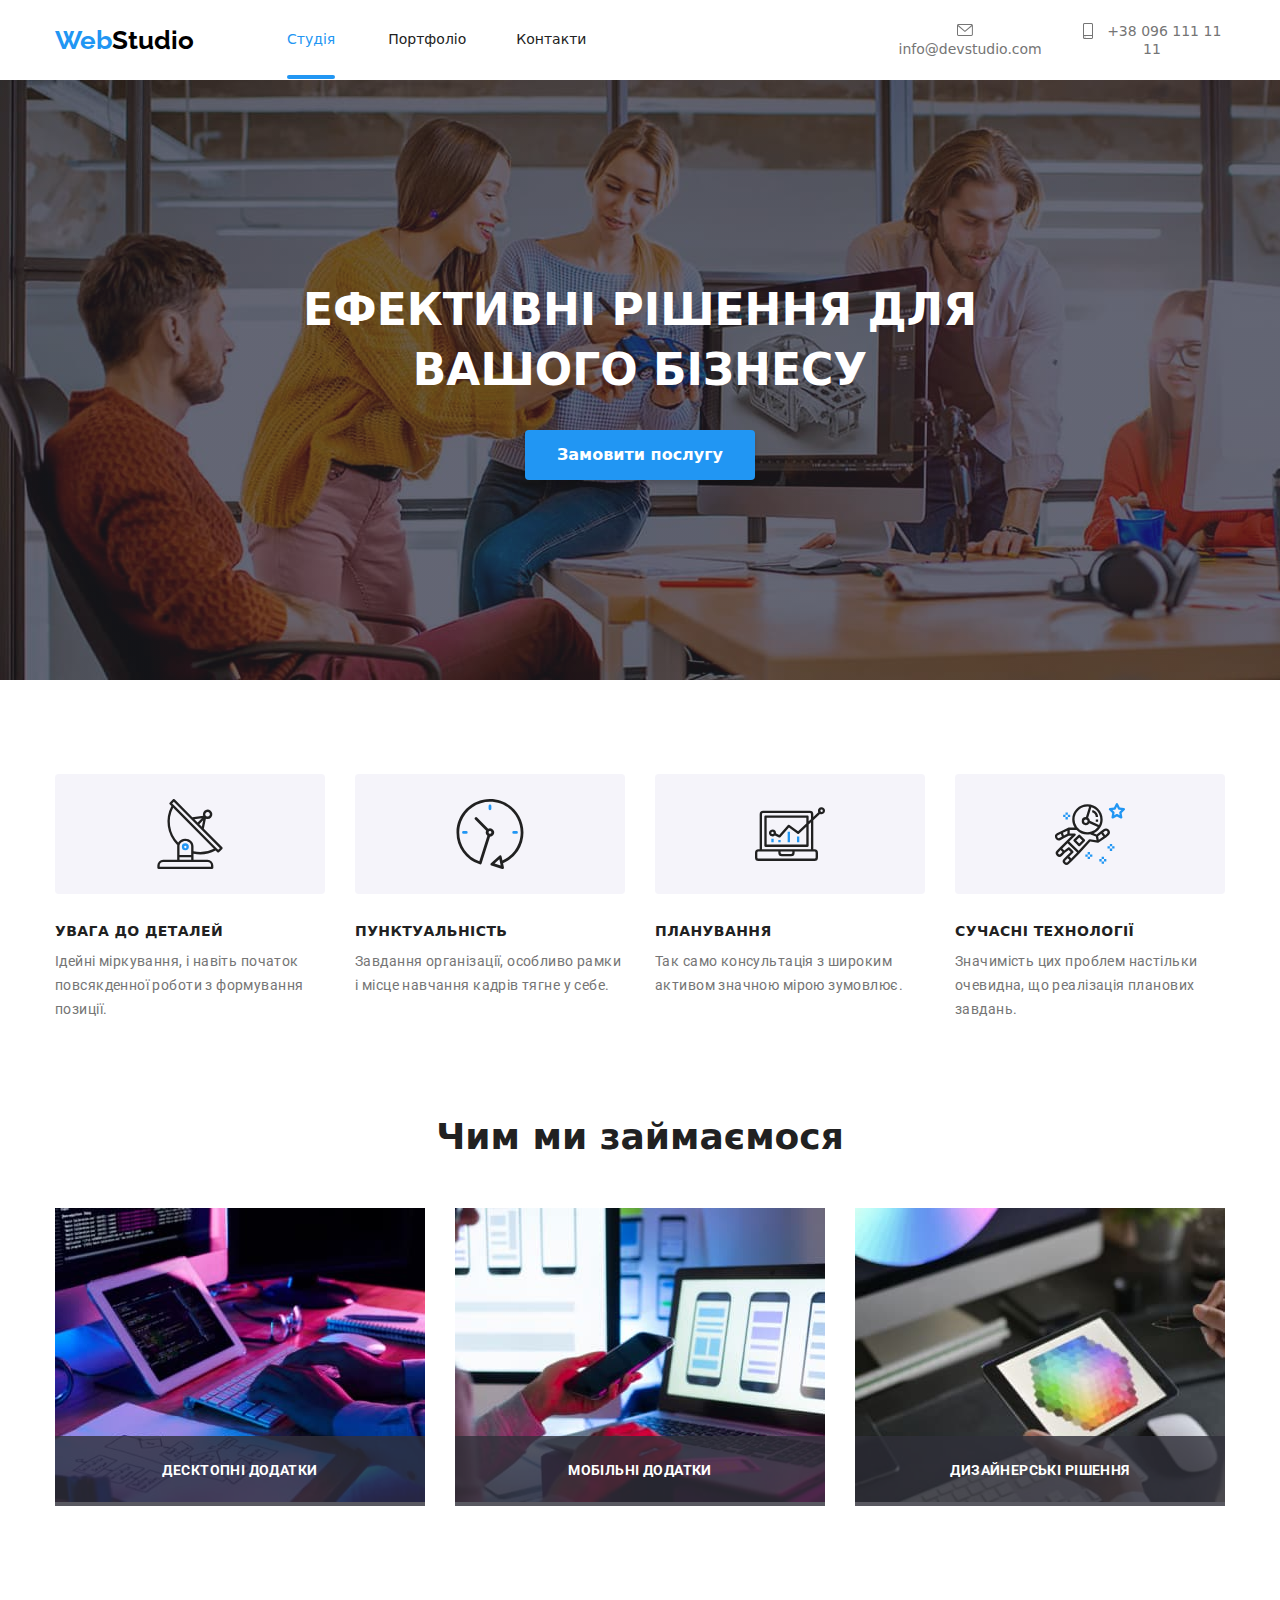
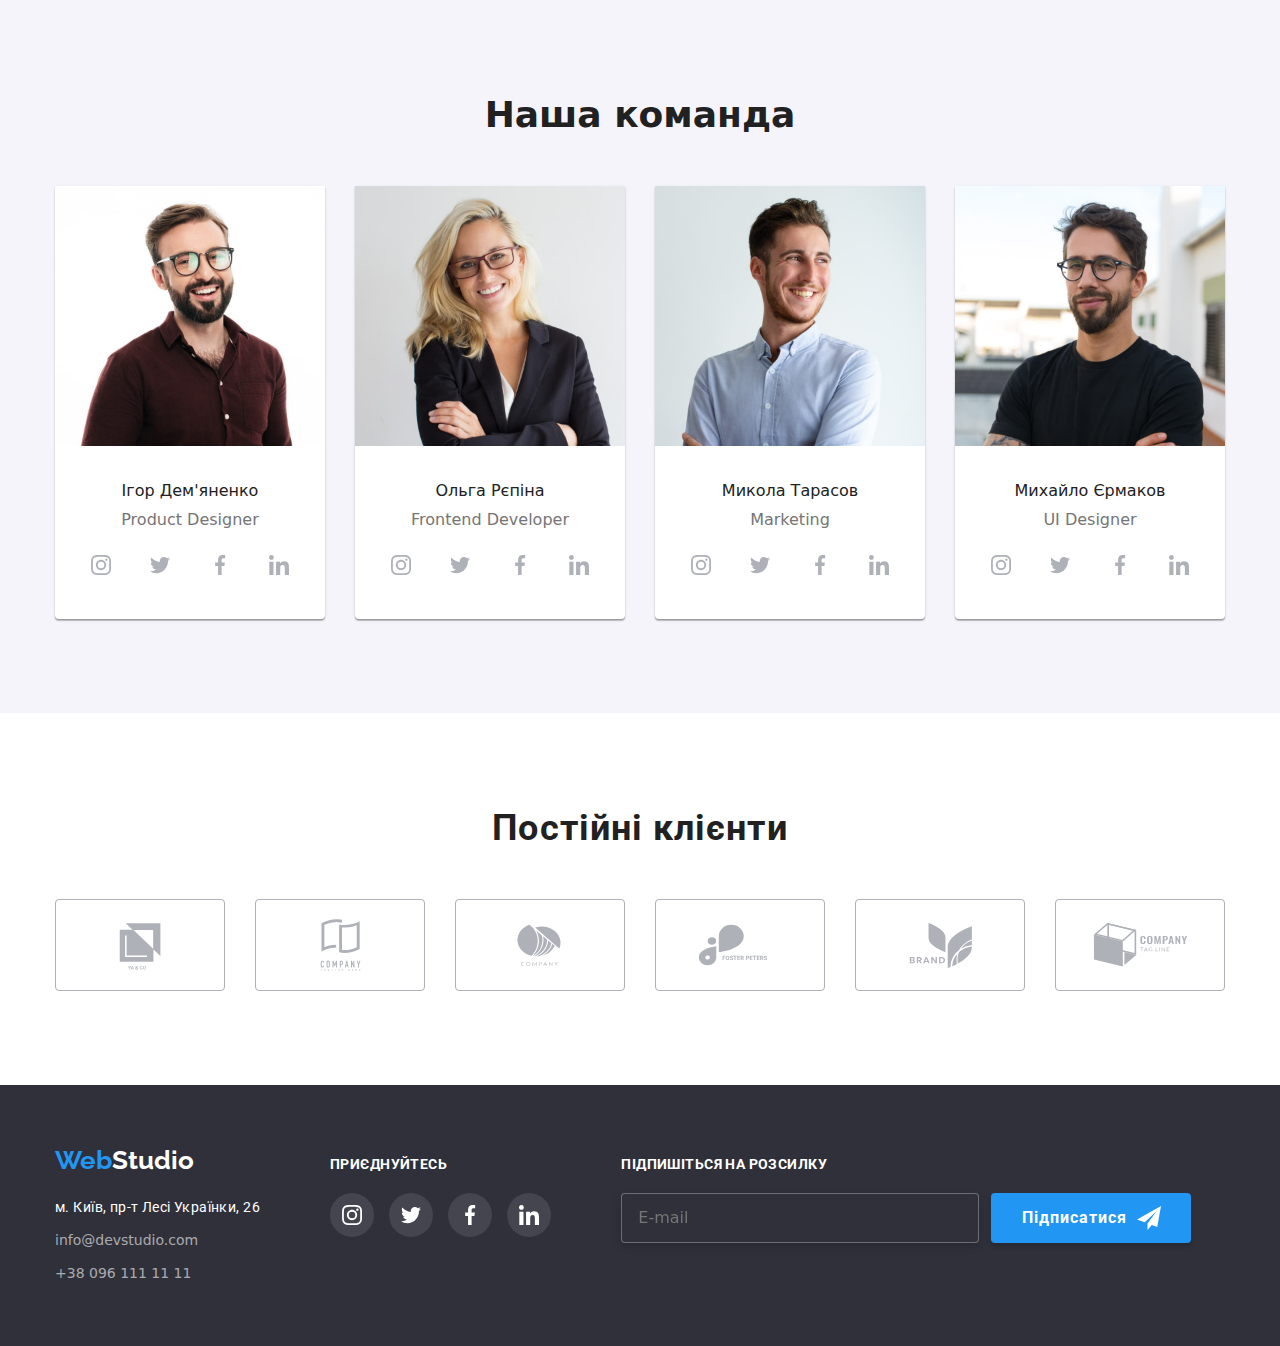
<file: index.html>
<!DOCTYPE html>
<html lang="uk">
  <head>
    <meta charset="UTF-8" />
    <title>Студія</title>

    <link rel="preconnect" href="https://fonts.googleapis.com" />
    <link rel="preconnect" href="https://fonts.gstatic.com" crossorigin />
    <link
      href="https://fonts.googleapis.com/css2?family=Raleway:wght@700&family=Roboto:wght@400;500;700;900&display=swap"
      rel="stylesheet"
    />
    <link
      rel="stylesheet"
      href="https://cdnjs.cloudflare.com/ajax/libs/modern-normalize/1.1.0/modern-normalize.min.css"
    />
    <link rel="stylesheet" href="./css/main.min.css" />
  </head>
  <body class="page">
    <!-- HEADER -->
    <header class="header">
      <div class="container container__header">
        <a class="logo" href="./index.html"
          >Web<span class="logo__label">Studio</span>
        </a>

        <nav class="main-nav">
          <ul class="main-nav__list">
            <li class="main-nav__item main-nav__item--margin">
              <a
                href="./index.html"
                class="main-nav__link main-nav__link--current"
                >Студія</a
              >
            </li>
            <li class="main-nav__item">
              <a class="main-nav__link" href="./portfolio.html">Портфоліо</a>
            </li>
            <li class="main-nav__item">
              <a class="main-nav__link" href="#">Контакти</a>
            </li>
          </ul>
        </nav>

        <ul class="contacts">
          <li class="contacts__item">
            <a class="contacts__link" href="mailto:info@devstudio.com">
              <svg class="contacts__icon contacts__icon--mail">
                <use href="./images/icons.svg#mail"></use>
              </svg>
              info@devstudio.com
            </a>
          </li>
          <li class="contacts__item">
            <a class="contacts__link" href="tel:+380961111111">
              <svg class="contacts__icon contacts__icon--phone">
                <use href="./images/icons.svg#phone"></use>
              </svg>
              +38 096 111 11 11
            </a>
          </li>
        </ul>
      </div>
    </header>
    <main>
      <!-- SECTION OF CAP -->
      <section class="section-cap">
        <div class="section-cap__container container">
          <h1 class="section-cap__title">
            Ефективні рішення для вашого бізнесу
          </h1>
          <button data-modal-open class="section-cap__button" type="button">
            Замовити послугу
          </button>
        </div>
      </section>
      <!-- SECTION OF FEATURES -->
      <section class="section-features">
        <div class="section-features__center container">
          <h2 class="section-features__titleof">Особливості</h2>
          <ul class="section-features__list">
            <li class="section-features__item">
              <h3 class="section-features__title">УВАГА ДО ДЕТАЛЕЙ</h3>
              <p class="section-features__text">
                Ідейні міркування, і навіть початок повсякденної роботи з
                формування позиції.
              </p>
            </li>
            <li class="section-features__item">
              <h3 class="section-features__title">ПУНКТУАЛЬНІСТЬ</h3>
              <p class="section-features__text">
                Завдання організації, особливо рамки і місце навчання кадрів
                тягне у себе.
              </p>
            </li>
            <li class="section-features__item">
              <h3 class="section-features__title">ПЛАНУВАННЯ</h3>
              <p class="section-features__text">
                Так само консультація з широким активом значною мірою зумовлює.
              </p>
            </li>
            <li class="section-features__item">
              <h3 class="section-features__title">СУЧАСНІ ТЕХНОЛОГІЇ</h3>
              <p class="section-features__text">
                Значимість цих проблем настільки очевидна, що реалізація
                планових завдань.
              </p>
            </li>
          </ul>
        </div>
      </section>
      <!-- SECTION OF WORK-->
      <section class="section-work">
        <div class="section-work__center container">
          <h2 class="section-work__title">Чим ми займаємося</h2>
          <ul class="section-work__list">
            <li class="section-work__item">
              <img src="./images/img1.jpg" alt="Пишемо коди" width="370" />
            </li>
            <li class="section-work__item">
              <img src="./images/img2.jpg" alt="Сторюємо додатки" width="370" />
            </li>
            <li class="section-work__item">
              <img src="./images/img3.jpg" alt="Робимо дизайн" width="370" />
            </li>
          </ul>
        </div>
      </section>
      <!-- SECTION OF TEAM-->
      <section class="section-team">
        <div class="section-team__center container">
          <h2 class="section-team__title">Наша команда</h2>
          <ul class="section-team__list">
            <li class="section-team__item">
              <img
                class="section-team__img"
                src="./images/foto1.jpg"
                alt="Ігор Дем'яненко"
                width="270"
              />
              <h3 class="section-team__name">Ігор Дем'яненко</h3>
              <p class="section-team__text">Product Designer</p>

              <a
                class="social-links"
                href="https://www.instagram.com/"
                target="_blank"
              >
                <svg class="instagram">
                  <use href="./images/icons.svg#instagram"></use>
                </svg>
              </a>
              <a
                class="social-links"
                href="https://twitter.com/"
                target="_blank"
              >
                <svg class="twitter">
                  <use href="./images/icons.svg#twitter"></use>
                </svg>
              </a>
              <a
                class="social-links"
                href="https://www.facebook.com/"
                target="_blank"
              >
                <svg class="facebook">
                  <use href="./images/icons.svg#facebook"></use>
                </svg>
              </a>
              <a
                class="social-links"
                href="https://www.linkedin.com/"
                target="_blank"
              >
                <svg class="linkedin">
                  <use href="./images/icons.svg#linkedin"></use>
                </svg>
              </a>
            </li>
            <li class="section-team__item">
              <img
                class="section-team__img"
                src="./images/foto2.jpg"
                alt="Ольга Рєпіна"
                width="270"
              />
              <h3 class="section-team__name">Ольга Рєпіна</h3>
              <p class="section-team__text">Frontend Developer</p>
              <a
                class="social-links"
                href="https://www.instagram.com/"
                target="_blank"
              >
                <svg class="instagram">
                  <use href="./images/icons.svg#instagram"></use>
                </svg>
              </a>
              <a
                class="social-links"
                href="https://twitter.com/"
                target="_blank"
              >
                <svg class="twitter">
                  <use href="./images/icons.svg#twitter"></use>
                </svg>
              </a>
              <a
                class="social-links"
                href="https://www.facebook.com/"
                target="_blank"
              >
                <svg class="facebook">
                  <use href="./images/icons.svg#facebook"></use>
                </svg>
              </a>
              <a
                class="social-links"
                href="https://www.linkedin.com/"
                target="_blank"
              >
                <svg class="linkedin">
                  <use href="./images/icons.svg#linkedin"></use>
                </svg>
              </a>
            </li>
            <li class="section-team__item">
              <img
                class="section-team__img"
                src="./images/foto3.jpg"
                alt="Микола Тарасов"
                width="270"
              />
              <h3 class="section-team__name">Микола Тарасов</h3>
              <p class="section-team__text">Marketing</p>
              <a
                class="social-links"
                href="https://www.instagram.com/"
                target="_blank"
              >
                <svg class="instagram">
                  <use href="./images/icons.svg#instagram"></use>
                </svg>
              </a>
              <a
                class="social-links"
                href="https://twitter.com/"
                target="_blank"
              >
                <svg class="twitter">
                  <use href="./images/icons.svg#twitter"></use>
                </svg>
              </a>
              <a
                class="social-links"
                href="https://www.facebook.com/"
                target="_blank"
              >
                <svg class="facebook">
                  <use href="./images/icons.svg#facebook"></use>
                </svg>
              </a>
              <a
                class="social-links"
                href="https://www.linkedin.com/"
                target="_blank"
              >
                <svg class="linkedin">
                  <use href="./images/icons.svg#linkedin"></use>
                </svg>
              </a>
            </li>
            <li class="section-team__item">
              <img
                class="section-team__img"
                src="./images/foto4.jpg"
                alt="Михайло Єрмаков"
                width="270"
              />
              <h3 class="section-team__name">Михайло Єрмаков</h3>
              <p class="section-team__text">UI Designer</p>
              <a
                class="social-links"
                href="https://www.instagram.com/"
                target="_blank"
              >
                <svg class="instagram">
                  <use href="./images/icons.svg#instagram"></use>
                </svg>
              </a>
              <a
                class="social-links"
                href="https://twitter.com/"
                target="_blank"
              >
                <svg class="twitter">
                  <use href="./images/icons.svg#twitter"></use>
                </svg>
              </a>
              <a
                class="social-links"
                href="https://www.facebook.com/"
                target="_blank"
              >
                <svg class="facebook">
                  <use href="./images/icons.svg#facebook"></use>
                </svg>
              </a>
              <a
                class="social-links"
                href="https://www.linkedin.com/"
                target="_blank"
              >
                <svg class="linkedin">
                  <use href="./images/icons.svg#linkedin"></use>
                </svg>
              </a>
            </li>
          </ul>
        </div>
      </section>
      <!-- SECTION OF CUSTOMERS -->
      <section class="section-customers">
        <div class="section-customers__center container">
          <h2 class="section-customers__title">Постійні клієнти</h2>
          <ul class="section-customers__list">
            <li class="section-customers__item">
              <a class="section-customers__url" href="./index.html">
                <svg class="section-customers__icon">
                  <use href="./images/icons.svg#icon-Logo"></use>
                </svg>
              </a>
            </li>
            <li class="section-customers__item">
              <a class="section-customers__url" href="./index.html">
                <svg class="section-customers__icon">
                  <use href="./images/icons.svg#icon-Logo-1"></use>
                </svg>
              </a>
            </li>
            <li class="section-customers__item">
              <a class="section-customers__url" href="./index.html">
                <svg class="section-customers__icon">
                  <use href="./images/icons.svg#icon-Logo-2"></use>
                </svg>
              </a>
            </li>
            <li class="section-customers__item">
              <a class="section-customers__url" href="./index.html">
                <svg class="section-customers__icon">
                  <use href="./images/icons.svg#icon-Logo-3"></use>
                </svg>
              </a>
            </li>
            <li class="section-customers__item">
              <a class="section-customers__url" href="./index.html">
                <svg class="section-customers__icon">
                  <use href="./images/icons.svg#icon-Logo-4"></use>
                </svg>
              </a>
            </li>
            <li class="section-customers__item">
              <a class="section-customers__url" href="./index.html">
                <svg class="section-customers__icon">
                  <use href="./images/icons.svg#icon-Logo-5"></use>
                </svg>
              </a>
            </li>
          </ul>
        </div>
      </section>
    </main>
    <!-- FOOTER -->
    <footer class="footer">
      <div class="footer-block container">
        <div class="footer-address">
          <a class="logo footer-logo" href="./index.html"
            >Web<span class="logo__label">Studio</span>
          </a>

          <address class="footer-contacts">
            <ul class="footer-contacts__list">
              <li class="footer-contacts__item">
                <a
                  class="footer-contacts__map"
                  href="https://www.google.com.ua/maps"
                  target="_blank"
                  rel="noopener noreferrer"
                  >м. Київ, пр-т Лесі Українки, 26
                </a>
              </li>
              <li class="footer-contacts__item">
                <a
                  class="footer-contacts__link"
                  href="mailto:info@devstudio.com"
                  >info@devstudio.com</a
                >
              </li>
              <li class="footer-contacts__item">
                <a class="footer-contacts__link" href="tel:+380961111111"
                  >+38 096 111 11 11</a
                >
              </li>
            </ul>
          </address>
        </div>

        <div class="footer-links">
          <p class="footer-links__text">ПРИЄДНУЙТЕСЬ</p>

          <a
            class="footer-links__url"
            href="https://www.instagram.com/"
            target="_blank"
          >
            <svg class="instagram-one">
              <use href="./images/icons.svg#instagram"></use>
            </svg>
          </a>
          <a
            class="footer-links__url"
            href="https://twitter.com/"
            target="_blank"
          >
            <svg class="twitter-one">
              <use href="./images/icons.svg#twitter"></use>
            </svg>
          </a>
          <a
            class="footer-links__url"
            href="https://www.facebook.com/"
            target="_blank"
          >
            <svg class="facebook-one">
              <use href="./images/icons.svg#facebook"></use>
            </svg>
          </a>
          <a
            class="footer-links__url"
            href="https://www.linkedin.com/"
            target="_blank"
          >
            <svg class="linkedin-one">
              <use href="./images/icons.svg#linkedin"></use>
            </svg>
          </a>
        </div>

        <div class="footer-subscribe">
          <form class="footer-subscribe__form">
            <p class="footer-subscribe__text">Підпишіться на розсилку</p>
            <div class="footer-subscribe__flex">
              <input
                class="footer-subscribe__input"
                type="email"
                name="email"
                placeholder="E-mail"
              />
              <button class="footer-subscribe__button" type="submit">
                Підписатися
                <svg class="footer-subscribe__icon">
                  <use href="./images/icons.svg#icon-send"></use>
                </svg>
              </button>
            </div>
          </form>
        </div>
      </div>
    </footer>
    <!-- MODAL WINDOW -->
    <div class="backdrop is-hidden" data-modal>
      <div class="modal">
        <button data-modal-close class="close-form">
          <svg class="icon-close-black">
            <use href="./images/icons.svg#icon-close-black"></use>
          </svg>
        </button>
        <form class="js-speaker-form" autocomplete="off">
          <p class="form-title">Залиште свої дані, ми вам передзвонимо</p>
          <div class="form-field">
            <label for="name">Ім'я </label
            ><svg class="icon-person">
              <use href="./images/icons.svg#icon-person"></use>
            </svg>
            <input type="text" name="name" id="name" />
          </div>

          <div class="form-field">
            <label for="tel">Телефон</label>
            <svg class="icon-phone">
              <use href="./images/icons.svg#icon-phone"></use>
            </svg>
            <input type="tel" name="tel" id="tel" />
          </div>

          <div class="form-field">
            <label for="email">Пошта</label>
            <svg class="icon-email">
              <use href="./images/icons.svg#icon-email"></use>
            </svg>
            <input type="email" name="email" id="email" />
          </div>
          <div class="form-field comment">
            <label for="comment">Коментар</label>
            <textarea
              name="comment"
              id="comment"
              rows="8"
              placeholder="Введіть текст"
            ></textarea>
          </div>
          <div class="form-policy">
            <label for="policy"
              >Погоджуюся з розсилкою та приймаю
              <a class="url-policy" href="#">Умови договору</a>
              <input
                class="checkbox"
                type="checkbox"
                name="policy"
                id="policy"
              />
              <span class="icon-check"></span>
            </label>
          </div>
          <button class="button-submit" type="submit">Відправити</button>
        </form>
      </div>
    </div>

    <script>
      (() => {
        document
          .querySelector(".js-speaker-form")
          .addEventListener("submit", (e) => {
            e.preventDefault();

            new FormData(e.currentTarget).forEach((value, name) =>
              console.log(`${name}: ${value}`)
            );
          });
      })();
    </script>
    <script src="./js/modal.js"></script>
  </body>
</html>
</file>
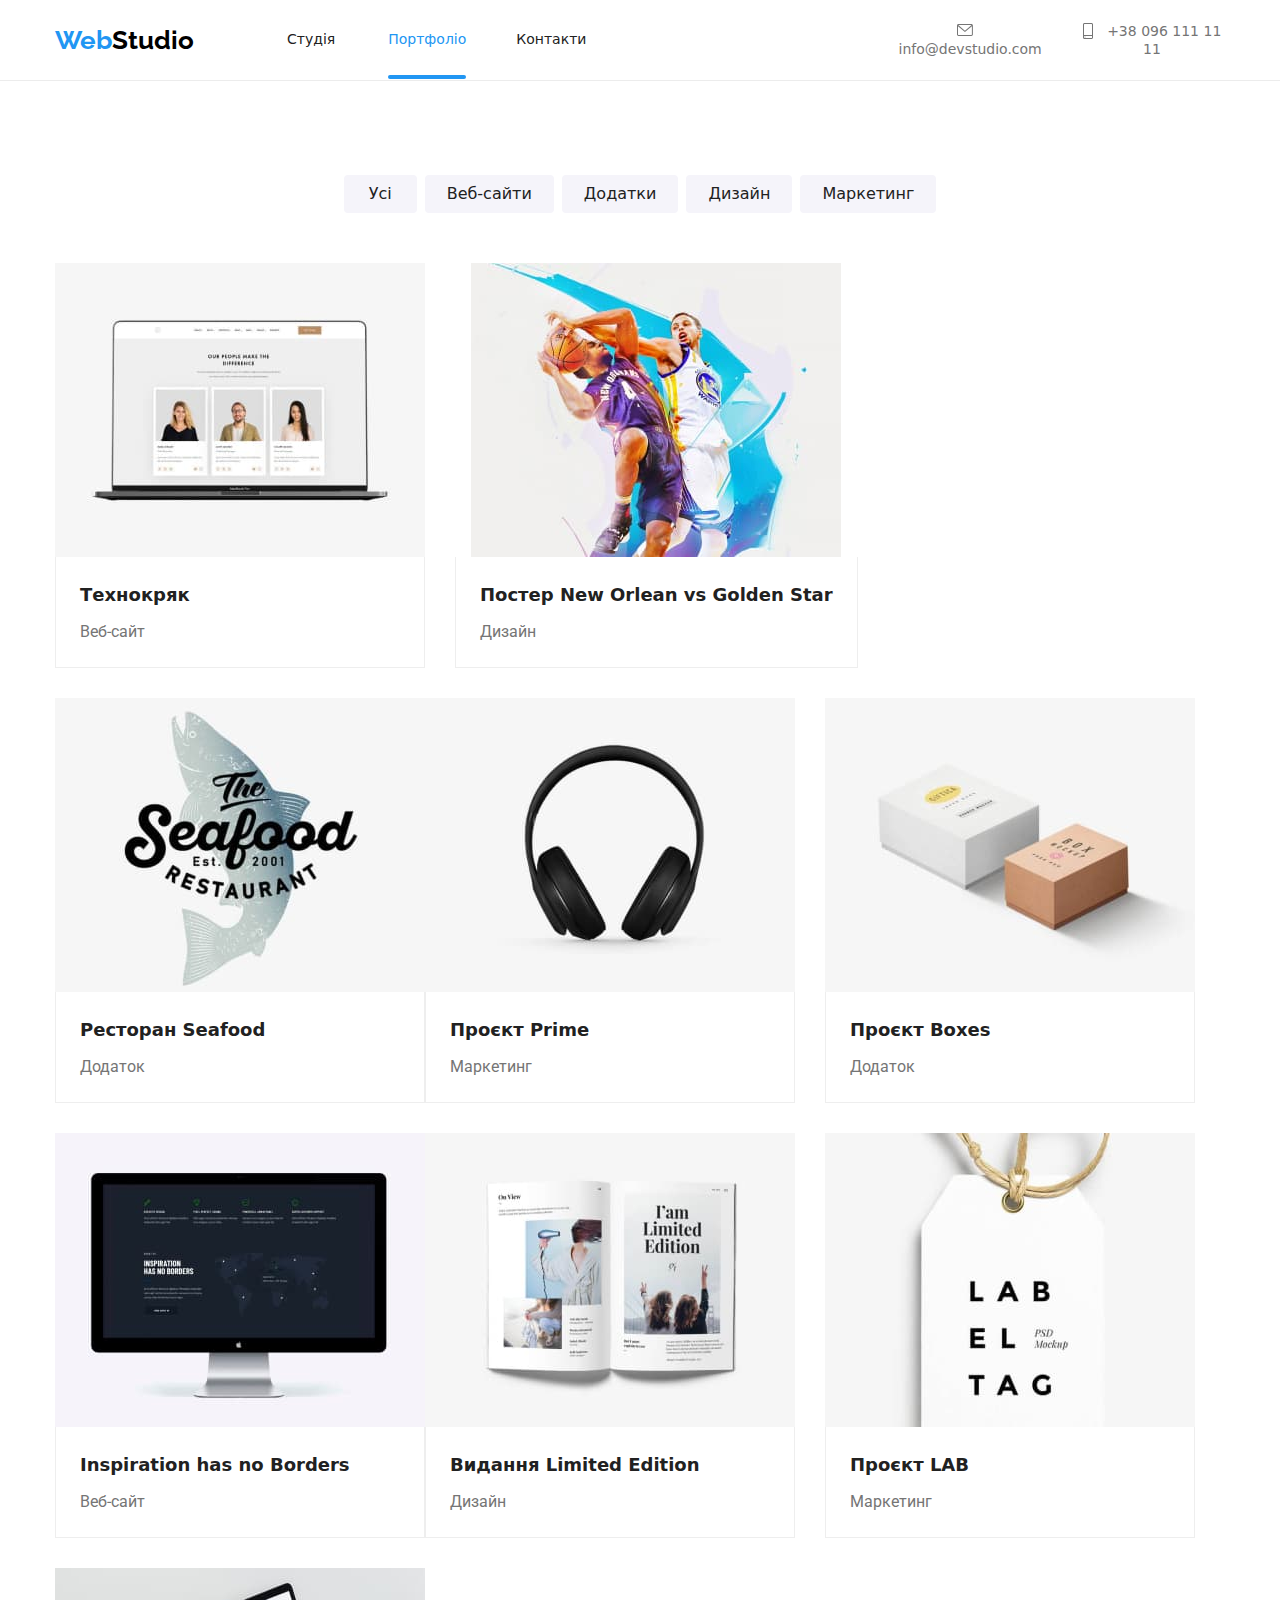
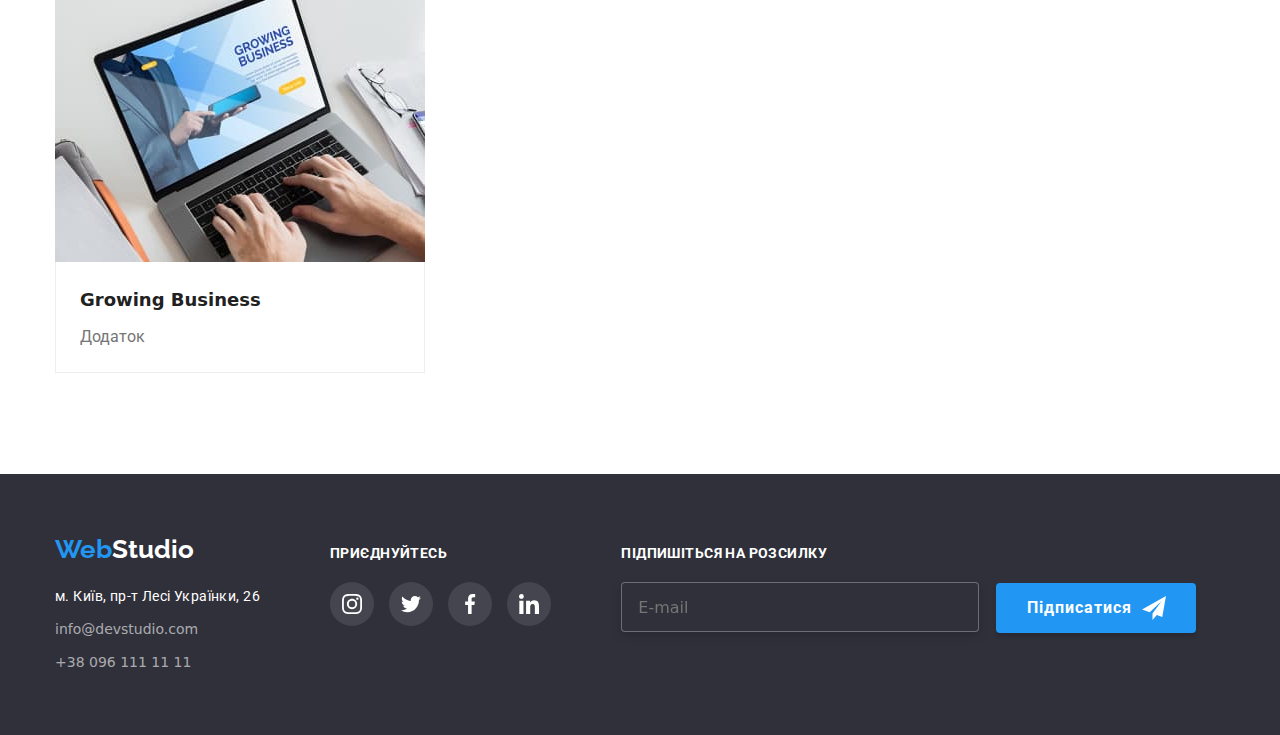
<file: portfolio.html>
<!DOCTYPE html>
<html lang="uk">
  <head>
    <meta charset="UTF-8" />
    <title>Студія</title>

    <link rel="preconnect" href="https://fonts.googleapis.com" />
    <link rel="preconnect" href="https://fonts.gstatic.com" crossorigin />
    <link
      href="https://fonts.googleapis.com/css2?family=Raleway:wght@700&family=Roboto:wght@400;500;700;900&display=swap"
      rel="stylesheet"
    />
    <link
      rel="stylesheet"
      href="https://cdnjs.cloudflare.com/ajax/libs/modern-normalize/1.1.0/modern-normalize.min.css"
    />

    <link rel="stylesheet" href="./css/main.min.css" />
  </head>
  <body class="page">
    <!-- HEADER -->
    <header class="header">
      <div class="container container__header">
        <a class="logo" href="./index.html"
          >Web<span class="logo__label">Studio</span>
        </a>

        <nav class="main-nav">
          <ul class="main-nav__list">
            <li class="main-nav__item main-nav__item--margin">
              <a href="./index.html" class="main-nav__link">Студія</a>
            </li>
            <li class="main-nav__item">
              <a
                class="main-nav__link main-nav__link--current"
                href="./portfolio.html"
                >Портфоліо</a
              >
            </li>
            <li class="main-nav__item">
              <a class="main-nav__link" href="#">Контакти</a>
            </li>
          </ul>
        </nav>

        <ul class="contacts">
          <li class="contacts__item">
            <a class="contacts__link" href="mailto:info@devstudio.com">
              <svg class="contacts__icon contacts__icon--mail">
                <use href="./images/icons.svg#mail"></use>
              </svg>
              info@devstudio.com
            </a>
          </li>
          <li class="contacts__item">
            <a class="contacts__link" href="tel:+380961111111">
              <svg class="contacts__icon contacts__icon--phone">
                <use href="./images/icons.svg#phone"></use>
              </svg>
              +38 096 111 11 11
            </a>
          </li>
        </ul>
      </div>
    </header>
    <main>
      <!-- PORTFOLIO -->
      <section class="section-portfolio">
        <div class="section-portfolio__center container">
          <h1 class="section-portfolio__titleof">Особливості</h1>
          <!-- SECTION OF FILTERS -->
          <ul class="section-filters__list">
            <li class="section-filters__item">
              <button
                class="section-filters__button section-filters__button--first"
                type="button"
              >
                Усі
              </button>
            </li>
            <li class="section-filters__item">
              <button class="section-filters__button" type="button">
                Веб-сайти
              </button>
            </li>
            <li class="section-filters__item">
              <button class="section-filters__button" type="button">
                Додатки
              </button>
            </li>
            <li class="section-filters__item">
              <button class="section-filters__button" type="button">
                Дизайн
              </button>
            </li>
            <li class="section-filters__item">
              <button class="section-filters__button" type="button">
                Маркетинг
              </button>
            </li>
          </ul>

          <!-- SECTION OF PROJECT -->
          <ul class="section-project">
            <li class="section-project__item">
              <a class="section-project__url" href="#">
                <div class="section-project__wrapper">
                  <img
                    class="section-project__img"
                    src="./images/ret1.jpg"
                    alt="картинка веб-сайт"
                    width="370"
                  />
                  <div class="section-project__overlay">
                    <p class="section-project__text">
                      Ресурс пропонує комплексні пропозиції з різним рівнем
                      функціоналу та сервісів. Все це дозволить відвідувачу
                      отримати вичерпні відомості про компанію чи приватну
                      особу.
                    </p>
                  </div>
                </div>
                <div class="section-project__aside">
                  <h2 class="section-project__title">Технокряк</h2>
                  <p class="section-project__desc">Веб-сайт</p>
                </div>
              </a>
            </li>
            <li class="section-project__item">
              <a class="section-project__url" href="#">
                <div class="section-project__wrapper">
                  <img
                    class="section-project__img"
                    src="./images/ret2.jpg"
                    alt="постер"
                    width="370"
                  />
                  <div class="section-project__overlay">
                    <p class="section-project__text">
                      Ресурс пропонує комплексні пропозиції з різним рівнем
                      функціоналу та сервісів. Все це дозволить відвідувачу
                      отримати вичерпні відомості про компанію чи приватну
                      особу.
                    </p>
                  </div>
                </div>
                <div class="section-project__aside">
                  <h2 class="section-project__title">
                    Постер New Orlean vs Golden Star
                  </h2>
                  <p class="section-project__desc">Дизайн</p>
                </div></a
              >
            </li>
            <li class="section-project__item">
              <a class="section-project__url" href="#">
                <div class="section-project__wrapper">
                  <img
                    class="section-project__img"
                    src="./images/ret3.jpg"
                    alt="картинка Seafood"
                    width="370"
                  />
                  <div class="section-project__overlay">
                    <p class="section-project__text">
                      Ресурс пропонує комплексні пропозиції з різним рівнем
                      функціоналу та сервісів. Все це дозволить відвідувачу
                      отримати вичерпні відомості про компанію чи приватну
                      особу.
                    </p>
                  </div>
                </div>
                <div class="section-project__aside">
                  <h2 class="section-project__title">Ресторан Seafood</h2>
                  <p class="section-project__desc">Додаток</p>
                </div></a
              >
            </li>
            <li class="section-project__item">
              <a class="section-project__url" href="#">
                <div class="section-project__wrapper">
                  <img
                    class="section-project__img"
                    src="./images/ret4.jpg"
                    alt="картинка навушники"
                    width="370"
                  />
                  <div class="section-project__overlay">
                    <p class="section-project__text">
                      Ресурс пропонує комплексні пропозиції з різним рівнем
                      функціоналу та сервісів. Все це дозволить відвідувачу
                      отримати вичерпні відомості про компанію чи приватну
                      особу.
                    </p>
                  </div>
                </div>
                <div class="section-project__aside">
                  <h2 class="section-project__title">Проєкт Prime</h2>
                  <p class="section-project__desc">Маркетинг</p>
                </div></a
              >
            </li>
            <li class="section-project__item">
              <a class="section-project__url" href="#">
                <div class="section-project__wrapper">
                  <img
                    class="section-project__img"
                    src="./images/ret5.jpg"
                    alt="картинка коробки"
                    width="370"
                  />
                  <div class="section-project__overlay">
                    <p class="section-project__text">
                      Ресурс пропонує комплексні пропозиції з різним рівнем
                      функціоналу та сервісів. Все це дозволить відвідувачу
                      отримати вичерпні відомості про компанію чи приватну
                      особу.
                    </p>
                  </div>
                </div>
                <div class="section-project__aside">
                  <h2 class="section-project__title">Проєкт Boxes</h2>
                  <p class="section-project__desc">Додаток</p>
                </div></a
              >
            </li>
            <li class="section-project__item">
              <a class="section-project__url" href="#">
                <div class="section-project__wrapper">
                  <img
                    class="section-project__img"
                    src="./images/ret6.jpg"
                    alt="картинка комп'ютера"
                    width="370"
                  />
                  <div class="section-project__overlay">
                    <p class="section-project__text">
                      Ресурс пропонує комплексні пропозиції з різним рівнем
                      функціоналу та сервісів. Все це дозволить відвідувачу
                      отримати вичерпні відомості про компанію чи приватну
                      особу.
                    </p>
                  </div>
                </div>
                <div class="section-project__aside">
                  <h2 class="section-project__title">
                    Inspiration has no Borders
                  </h2>
                  <p class="section-project__desc">Веб-сайт</p>
                </div></a
              >
            </li>
            <li class="section-project__item">
              <a class="section-project__url" href="#">
                <div class="section-project__wrapper">
                  <img
                    class="section-project__img"
                    src="./images/ret7.jpg"
                    alt="картинка книги"
                    width="370"
                  />
                  <div class="section-project__overlay">
                    <p class="section-project__text">
                      Ресурс пропонує комплексні пропозиції з різним рівнем
                      функціоналу та сервісів. Все це дозволить відвідувачу
                      отримати вичерпні відомості про компанію чи приватну
                      особу.
                    </p>
                  </div>
                </div>
                <div class="section-project__aside">
                  <h2 class="section-project__title">
                    Видання Limited Edition
                  </h2>
                  <p class="section-project__desc">Дизайн</p>
                </div></a
              >
            </li>
            <li class="section-project__item">
              <a class="section-project__url" href="#">
                <div class="section-project__wrapper">
                  <img
                    class="section-project__img"
                    src="./images/ret8.jpg"
                    alt="картинка етикетки"
                    width="370"
                  />
                  <div class="section-project__overlay">
                    <p class="section-project__text">
                      Ресурс пропонує комплексні пропозиції з різним рівнем
                      функціоналу та сервісів. Все це дозволить відвідувачу
                      отримати вичерпні відомості про компанію чи приватну
                      особу.
                    </p>
                  </div>
                </div>
                <div class="section-project__aside">
                  <h2 class="section-project__title">Проєкт LAB</h2>
                  <p class="section-project__desc">Маркетинг</p>
                </div></a
              >
            </li>
            <li class="section-project__item">
              <a class="section-project__url" href="#">
                <div class="section-project__wrapper">
                  <img
                    class="section-project__img"
                    src="./images/ret9.jpg"
                    alt="картинка ноутбука"
                    width="370"
                  />
                  <div class="section-project__overlay">
                    <p class="section-project__text">
                      Ресурс пропонує комплексні пропозиції з різним рівнем
                      функціоналу та сервісів. Все це дозволить відвідувачу
                      отримати вичерпні відомості про компанію чи приватну
                      особу.
                    </p>
                  </div>
                </div>
                <div class="section-project__aside">
                  <h2 class="section-project__title">Growing Business</h2>
                  <p class="section-project__desc">Додаток</p>
                </div></a
              >
            </li>
          </ul>
        </div>
      </section>
    </main>
    <!-- FOOTER -->
    <footer class="footer">
      <div class="footer-block container">
        <div class="footer-address">
          <a class="logo footer-logo" href="./index.html"
            >Web<span class="logo__label">Studio</span>
          </a>

          <address class="footer-contacts">
            <ul class="footer-contacts__list">
              <li class="footer-contacts__item">
                <a
                  class="footer-contacts__map"
                  href="https://www.google.com.ua/maps"
                  target="_blank"
                  rel="noopener noreferrer"
                  >м. Київ, пр-т Лесі Українки, 26
                </a>
              </li>
              <li class="footer-contacts__item">
                <a
                  class="footer-contacts__link"
                  href="mailto:info@devstudio.com"
                  >info@devstudio.com</a
                >
              </li>
              <li class="footer-contacts__item">
                <a class="footer-contacts__link" href="tel:+380961111111"
                  >+38 096 111 11 11</a
                >
              </li>
            </ul>
          </address>
        </div>

        <div class="footer-links">
          <p class="footer-links__text">ПРИЄДНУЙТЕСЬ</p>

          <a
            class="footer-links__url"
            href="https://www.instagram.com/"
            target="_blank"
          >
            <svg class="instagram-one">
              <use href="./images/icons.svg#instagram"></use>
            </svg>
          </a>
          <a
            class="footer-links__url"
            href="https://twitter.com/"
            target="_blank"
          >
            <svg class="twitter-one">
              <use href="./images/icons.svg#twitter"></use>
            </svg>
          </a>
          <a
            class="footer-links__url"
            href="https://www.facebook.com/"
            target="_blank"
          >
            <svg class="facebook-one">
              <use href="./images/icons.svg#facebook"></use>
            </svg>
          </a>
          <a
            class="footer-links__url"
            href="https://www.linkedin.com/"
            target="_blank"
          >
            <svg class="linkedin-one">
              <use href="./images/icons.svg#linkedin"></use>
            </svg>
          </a>
        </div>

        <div class="footer-subscribe">
          <form class="footer-subscribe__form">
            <p class="footer-subscribe__text">Підпишіться на розсилку</p>

            <input
              class="footer-subscribe__input"
              type="email"
              name="email"
              placeholder="E-mail"
            />
            <button class="footer-subscribe__button" type="submit">
              Підписатися
              <svg class="footer-subscribe__icon">
                <use href="./images/icons.svg#icon-send"></use>
              </svg>
            </button>
          </form>
        </div>
      </div>
    </footer>
  </body>
</html>
</file>
<file: css/main.min.css>
.container{width:1200px;margin-left:auto;margin-right:auto;padding-left:15px;padding-right:15px;text-align:center}.header{margin:0 auto;padding:0;background:#fff}.container__header{display:-webkit-box;display:-ms-flexbox;display:flex;-webkit-box-align:center;-ms-flex-align:center;align-items:center}.main-nav{margin-right:305px}.main-nav__list{display:-webkit-box;display:-ms-flexbox;display:flex;margin:0;padding:0;list-style:none}.main-nav__item{margin-right:50px;padding-top:32px;padding-bottom:32px;font-weight:500;font-size:14px;line-height:1.14;text-decoration:none;color:#212121;-webkit-transition:250ms cubic-bezier(0.4, 0, 0.2, 1);transition:250ms cubic-bezier(0.4, 0, 0.2, 1)}.main-nav__item:last-child{margin-right:0}.main-nav__item--margin{margin-right:53px}.main-nav__link{padding-top:32px;padding-bottom:32px;position:relative;text-decoration:none;color:#212121;-webkit-transition:250ms cubic-bezier(0.4, 0, 0.2, 1);transition:250ms cubic-bezier(0.4, 0, 0.2, 1)}.main-nav__link--current{color:#2196f3}.main-nav__link:hover,.main-nav__link:focus{color:#2196f3}.main-nav__link--current::after,.main-nav__link:focus::after{position:absolute;bottom:0;left:0;content:"";width:100%;height:4px;border-radius:2px;background:#2196f3}.contacts{display:-webkit-inline-box;display:-ms-inline-flexbox;display:inline-flex;margin:0;padding:0;list-style:none}.contacts__item{margin-right:30px}.contacts__item:last-child{margin-right:0}.contacts__link{padding-top:32px;padding-bottom:32px;font-weight:500;font-size:14px;line-height:1.14;text-decoration:none;color:#757575;fill:#757575;-webkit-transition:250ms cubic-bezier(0.4, 0, 0.2, 1);transition:250ms cubic-bezier(0.4, 0, 0.2, 1)}.contacts__link:hover,.contacts__link:focus{color:#2196f3;fill:#2196f3}.contacts__icon{margin-right:10px}.contacts__icon--mail{width:16px;height:12px}.contacts__icon--phone{width:10px;height:16px;vertical-align:sub}.logo{margin-right:93px;padding-top:15px;padding-bottom:15px;font-family:"Raleway",sans-serif;font-weight:700;font-size:26px;line-height:1.19;text-decoration:none;color:#2196f3}.logo__label{font-family:"Raleway",sans-serif;font-weight:700;font-size:26px;line-height:1.19;color:#000}.section-cap{min-height:600px;max-width:1600px;margin-left:auto;margin-right:auto;padding-top:200px;padding-bottom:200px;text-align:center;background:#2f303a;background-image:-webkit-gradient(linear, left top, right top, from(rgba(47, 48, 58, 0.4)), to(rgba(47, 48, 58, 0.4))),url(../images/background.jpg);background-image:linear-gradient(to right, rgba(47, 48, 58, 0.4), rgba(47, 48, 58, 0.4)),url(../images/background.jpg);background-size:cover;background-repeat:no-repeat}.section-cap__title{width:696px;margin-top:0;margin-bottom:30px;margin-left:auto;margin-right:auto;font-weight:900;font-size:44px;line-height:1.36;text-transform:uppercase;color:#fff}.section-cap__button{margin:0;padding:10px 32px;font-weight:700;font-size:16px;line-height:1.88;border-radius:4px;border:0;cursor:pointer;background-color:#2196f3;color:#fff;-webkit-box-shadow:0px 4px 4px rgba(0,0,0,.15);box-shadow:0px 4px 4px rgba(0,0,0,.15)}.section-cap__button:hover{background:#188ce8;cursor:pointer}.section-features{padding-top:94px;padding-bottom:94px;background-color:#fff}.section-features__titleof{display:none;margin:0;color:#212121}.section-features__list{display:-webkit-box;display:-ms-flexbox;display:flex;margin:0;padding:0;list-style:none}.section-features__item:before{display:block;content:"";height:120px;width:270px;margin-bottom:30px;background-repeat:no-repeat;background-position:center;border-radius:4px;background:#f5f4fa}.section-features__item:nth-child(1)::before{background-image:url(../images/svg1.svg);background-repeat:no-repeat;background-position:center}.section-features__item:nth-child(2)::before{background-image:url(../images/svg2.svg);background-repeat:no-repeat;background-position:center}.section-features__item:nth-child(3)::before{background-image:url(../images/svg3.svg);background-repeat:no-repeat;background-position:center}.section-features__item:nth-child(4)::before{background-image:url(../images/svg4.svg);background-repeat:no-repeat;background-position:center}.section-features__item{margin-right:30px}.section-features__item:last-child{margin-right:0}.section-features__title{margin:0;margin-bottom:10px;font-weight:700;font-size:14px;line-height:1.14;letter-spacing:.03em;text-transform:uppercase;text-align:left;color:#212121}.section-features__text{margin:0;font-family:"Roboto",sans-serif;font-style:normal;font-weight:400;font-size:14px;line-height:1.71;letter-spacing:.03em;text-align:left;color:#757575}.section-work{padding-bottom:94px;background-color:#fff}.section-work__center{text-align:center}.section-work__title{margin:0;margin-bottom:50px;font-weight:700;font-size:36px;line-height:1.17;color:#212121}.section-work__list{display:-webkit-box;display:-ms-flexbox;display:flex;margin:0;padding:0;list-style:none}.section-work__item{margin-right:30px;position:relative}.section-work__item:last-child{margin-right:0}.section-work__item:before{display:inline-block;position:absolute;width:370px;height:70px;bottom:0;left:0;padding-top:27px;padding-bottom:27px;font-family:"Roboto",sans-serif;font-weight:700;font-size:14px;line-height:1.14;text-align:center;letter-spacing:.03em;text-transform:uppercase;color:#fff;background:rgba(47,48,58,.8)}.section-work__item:nth-child(1)::before{content:"Десктопні додатки"}.section-work__item:nth-child(2)::before{content:"Мобільні додатки"}.section-work__item:nth-child(3)::before{content:"Дизайнерські рішення"}.section-team{padding-top:94px;padding-bottom:94px;background-color:#f5f4fa}.section-team__title{margin:0;margin-bottom:50px;font-weight:700;font-size:36px;line-height:1.17;color:#212121}.section-team__list{display:-webkit-box;display:-ms-flexbox;display:flex;margin:0;padding:0;list-style:none}.section-team__item{margin-right:30px;-webkit-box-shadow:0px 1px 3px rgba(0,0,0,.12),0px 1px 1px rgba(0,0,0,.14),0px 2px 1px rgba(0,0,0,.2);box-shadow:0px 1px 3px rgba(0,0,0,.12),0px 1px 1px rgba(0,0,0,.14),0px 2px 1px rgba(0,0,0,.2);border-radius:0px 0px 4px 4px;background:#fff}.section-team__item:last-child{margin-right:0}.section-team__img{margin-bottom:30px}.section-team__name{margin:0;margin-bottom:10px;font-weight:500;font-size:16px;line-height:1.19;color:#212121}.section-team__text{margin:0;margin-bottom:16px;font-weight:400;font-size:16px;line-height:1.19;color:#757575}.social-links{display:inline-block;width:44px;height:44px;margin-bottom:30px;margin-right:10px;border-radius:50%;text-decoration:none;border:none;background-color:#fff;fill:#afb1b8;cursor:pointer;-webkit-transition:250ms cubic-bezier(0.4, 0, 0.2, 1);transition:250ms cubic-bezier(0.4, 0, 0.2, 1)}.social-links:focus,.social-links:hover{fill:#fff;background-color:#2196f3;-webkit-transition:250ms cubic-bezier(0.4, 0, 0.2, 1);transition:250ms cubic-bezier(0.4, 0, 0.2, 1)}.social-links:last-child{margin-right:0}.instagram,.twitter,.facebook,.linkedin{margin-top:10px;width:20px;height:20px;-webkit-box-align:center;-ms-flex-align:center;align-items:center;-webkit-box-pack:center;-ms-flex-pack:center;justify-content:center;text-align:center}.section-customers{padding-top:94px;padding-bottom:94px;background-color:#fff}.section-customers__title{margin:0;margin-bottom:50px;font-family:"Roboto",sans-serif;font-style:normal;font-weight:700;font-size:36px;line-height:1.17;text-align:center;letter-spacing:.03em;color:#212121}.section-customers__list{display:-webkit-box;display:-ms-flexbox;display:flex;margin:0;padding:0;list-style:none;-webkit-box-pack:center;-ms-flex-pack:center;justify-content:center}.section-customers__item{width:170px;height:92px;margin-right:30px;padding-top:16px;padding-left:32px;padding-right:32px;-webkit-box-align:center;-ms-flex-align:center;align-items:center;-webkit-box-pack:center;-ms-flex-pack:center;justify-content:center;justify-items:center;border-radius:4px;border:1px solid #afb1b8;fill:#afb1b8;cursor:pointer;-webkit-transition:250ms cubic-bezier(0.4, 0, 0.2, 1);transition:250ms cubic-bezier(0.4, 0, 0.2, 1)}.section-customers__item:hover,.section-customers__item:focus{fill:#2196f3;border:1px solid #2196f3}.section-customers__item:last-child{margin-right:0}.section-customers__icon{width:106px;height:60px;fill:#afb1b8}.section-customers__item:hover .section-customers__icon,.section-customers__item:focus .section-customers__icon{fill:#2196f3;-webkit-transition:250ms cubic-bezier(0.4, 0, 0.2, 1);transition:250ms cubic-bezier(0.4, 0, 0.2, 1)}.footer{padding-top:60px;padding-bottom:60px;background:#2f303a}.footer-block{display:-webkit-box;display:-ms-flexbox;display:flex;-webkit-box-align:baseline;-ms-flex-align:baseline;align-items:baseline}.footer-address{display:block;margin-right:70px;text-align:left}.footer-logo{display:inline-block;margin:0;margin-bottom:20px;padding:0}.footer-logo .logo__label{color:#fff}.footer-contacts__list{margin:0;padding:0;list-style:none}.footer-contacts__item{margin-bottom:9px}.footer-contacts__item:last-child{margin-bottom:0}.footer-contacts__map{text-decoration:none;font-style:normal;font-family:"Roboto",sans-serif;font-weight:400;font-size:14px;line-height:1.71;letter-spacing:.03em;color:#fff}.footer-contacts__map:focus,.footer-contacts__map:hover{color:#2196f3}.footer-contacts__link{text-decoration:none;font-weight:400;font-size:14px;line-height:1.71;font-style:normal;color:rgba(255,255,255,.6);background-color:inherit}.footer-contacts__link:focus,.footer-contacts__link:hover{color:#2196f3}.footer-links{text-align:left;margin-right:70px}.footer-links__text{margin:0;margin-bottom:20px;font-family:"Roboto",sans-serif;font-weight:700;font-size:14px;line-height:1.14;font-style:normal;letter-spacing:.03em;text-transform:uppercase;color:#fff}.footer-links__url{display:inline-block;width:44px;height:44px;text-decoration:none;margin-right:10px;border-radius:50%;border:none;background-color:rgba(255,255,255,.1);fill:#fff;cursor:pointer;-webkit-transition:background-color 250ms cubic-bezier(0.4, 0, 0.2, 1);transition:background-color 250ms cubic-bezier(0.4, 0, 0.2, 1)}.footer-links__url:last-child{margin-right:0}.footer-links__url:hover,.footer-links__url:focus{background-color:#2196f3}.instagram-one,.twitter-one,.facebook-one,.linkedin-one{margin:12px;width:20px;height:20px}.footer-subscribe__text{margin:0;margin-bottom:20px;text-align:left;font-family:"Roboto",sans-serif;font-weight:700;font-size:14px;line-height:1.14;font-style:normal;letter-spacing:.03em;text-transform:uppercase;color:#fff}.footer-subscribe__flex{display:-webkit-inline-box;display:-ms-inline-flexbox;display:inline-flex}.footer-subscribe__input{display:inline-block;width:358px;height:50px;padding-left:16px;margin-right:12px;border-radius:4px;border:1px solid rgba(255,255,255,.3);background:#2f303a;color:#fff;-webkit-filter:drop-shadow(0px 4px 4px rgba(0, 0, 0, 0.15));filter:drop-shadow(0px 4px 4px rgba(0, 0, 0, 0.15));-webkit-transition:250ms cubic-bezier(0.4, 0, 0.2, 1);transition:250ms cubic-bezier(0.4, 0, 0.2, 1)}.footer-subscribe__input:focus{outline:none;border:1px solid #2196f3}.footer-subscribe__button{display:-webkit-inline-box;display:-ms-inline-flexbox;display:inline-flex;height:50px;min-width:200px;padding:10px 28px;font-family:"Roboto",sans-serif;font-weight:700;font-size:16px;line-height:1.88;letter-spacing:.06em;border-radius:4px;border:inherit;-webkit-box-pack:center;-ms-flex-pack:center;justify-content:center;-webkit-box-align:center;-ms-flex-align:center;align-items:center;background:#2196f3;-webkit-box-shadow:0px 4px 4px rgba(0,0,0,.15);box-shadow:0px 4px 4px rgba(0,0,0,.15);color:#fff}.footer-subscribe__button:hover{background:#188ce8;cursor:pointer}.footer-subscribe__icon{width:24px;height:24px;margin:0;margin-left:10px;fill:#fff}.section-portfolio{padding-top:94px;padding-bottom:94px;background-color:#fff;border-top:1px solid #ececec}.section-portfolio__titleof{display:none}.section-filters__list{display:-webkit-inline-box;display:-ms-inline-flexbox;display:inline-flex;margin:0;margin-bottom:50px;padding:0}.section-filters__item{margin-right:8px;list-style:none}.section-filters__item:last-child{margin-right:0}.section-filters__button{margin:0;padding:6px 22px;font-weight:500;font-size:16px;line-height:1.62;text-align:center;border-radius:4px;border:0;color:#212121;background:#f5f4fa;-webkit-transition:250ms cubic-bezier(0.4, 0, 0.2, 1);transition:250ms cubic-bezier(0.4, 0, 0.2, 1)}.section-filters__button--first{padding:6px 25px;border-radius:4px;background:#f5f4fa}.section-filters__button:hover,.section-filters__button:focus{color:#fff;background:#2196f3;cursor:pointer}.section-project{display:-webkit-box;display:-ms-flexbox;display:flex;-ms-flex-wrap:wrap;flex-wrap:wrap;margin:0;padding:0;list-style:none;position:relative}.section-project__item{margin-right:30px;margin-bottom:30px;cursor:pointer}.section-project__item:nth-child(3n){margin-right:0}.section-project__item:nth-last-child(-n+3){margin-bottom:7px}.section-project__item .section-project__url{text-decoration:none;color:inherit}.section-project__wrapper{position:relative;overflow:hidden;height:294px}.section-project__overlay{position:absolute;top:0;left:0;width:100%;height:100%;padding:63px 24px;background-color:#2196f3;-webkit-transform:translateY(100%);transform:translateY(100%);-webkit-transition:-webkit-transform .25s cubic-bezier(0.4, 0, 0.2, 1);transition:-webkit-transform .25s cubic-bezier(0.4, 0, 0.2, 1);transition:transform .25s cubic-bezier(0.4, 0, 0.2, 1);transition:transform .25s cubic-bezier(0.4, 0, 0.2, 1), -webkit-transform .25s cubic-bezier(0.4, 0, 0.2, 1)}.section-project__text{margin:0;font-size:18px;line-height:1.56;letter-spacing:.03em;text-align:left;color:#fff}.section-project__item:hover,.section-project__item:focus{-webkit-box-shadow:0px 1px 1px rgba(0,0,0,.12),0px 4px 4px rgba(0,0,0,.06),1px 4px 6px rgba(0,0,0,.16);box-shadow:0px 1px 1px rgba(0,0,0,.12),0px 4px 4px rgba(0,0,0,.06),1px 4px 6px rgba(0,0,0,.16)}.section-project__url:hover .section-project__overlay,.section-project__url:focus .section-project__overlay{-webkit-transform:translateY(0);transform:translateY(0)}.section-project__aside{border-left:1px solid #eee;border-right:1px solid #eee;border-bottom:1px solid #eee}.section-project__title{margin:0;margin-bottom:4px;padding-top:20px;padding-left:24px;padding-right:24px;font-weight:700;font-size:18px;line-height:2;text-align:left;color:#212121}.section-project__desc{margin:0;margin-bottom:20px;padding-left:24px;padding-right:24px;font-family:"Roboto",sans-serif;font-weight:400;font-size:16px;line-height:1.88;text-align:left;color:#757575}.backdrop{position:fixed;top:0;left:0;width:100%;height:100%;background:rgba(0,0,0,.2);-webkit-box-shadow:0px 1px 3px rgba(0,0,0,.12),0px 1px 1px rgba(0,0,0,.14),0px 2px 1px rgba(0,0,0,.2);box-shadow:0px 1px 3px rgba(0,0,0,.12),0px 1px 1px rgba(0,0,0,.14),0px 2px 1px rgba(0,0,0,.2);border-radius:4px;opacity:1;-webkit-transition:opacity 250ms cubic-bezier(0.4, 0, 0.2, 1);transition:opacity 250ms cubic-bezier(0.4, 0, 0.2, 1)}.backdrop.is-hidden{opacity:0;pointer-events:none}.backdrop.is-hidden .modal{-webkit-transform:translate(-50%, -50%) scale(0.9);transform:translate(-50%, -50%) scale(0.9)}.modal{position:absolute;top:50%;left:50%;-webkit-transform:translate(-50%, -50%) scale(1);transform:translate(-50%, -50%) scale(1);min-height:581px;min-width:528px;padding:40px;margin-left:auto;margin-right:auto;background-color:#fff;-webkit-box-shadow:0px 1px 3px rgba(0,0,0,.12),0px 1px 1px rgba(0,0,0,.14),0px 2px 1px rgba(0,0,0,.2);box-shadow:0px 1px 3px rgba(0,0,0,.12),0px 1px 1px rgba(0,0,0,.14),0px 2px 1px rgba(0,0,0,.2);border-radius:4px;-webkit-transition:-webkit-transform 250ms cubic-bezier(0.4, 0, 0.2, 1);transition:-webkit-transform 250ms cubic-bezier(0.4, 0, 0.2, 1);transition:transform 250ms cubic-bezier(0.4, 0, 0.2, 1);transition:transform 250ms cubic-bezier(0.4, 0, 0.2, 1), -webkit-transform 250ms cubic-bezier(0.4, 0, 0.2, 1)}.close-form{position:absolute;right:0;top:0;width:30px;height:30px;padding:0;margin-top:8px;margin-right:8px;-webkit-box-pack:center;-ms-flex-pack:center;justify-content:center;-webkit-box-align:center;-ms-flex-align:center;align-items:center;border-radius:50%;cursor:pointer;background:#fff;border:1px solid rgba(0,0,0,.1)}.icon-close-black{width:20px;height:20px;fill:#000;vertical-align:sub}.icon-close-black:hover,.icon-close-black:focus{fill:#2196f3;cursor:pointer}.form-title{margin:0;font-family:"Roboto",sans-serif;font-weight:700;font-size:20px;line-height:1.15;text-align:center;letter-spacing:.03em;color:#212121}.form-field{display:-webkit-box;display:-ms-flexbox;display:flex;-webkit-box-orient:vertical;-webkit-box-direction:normal;-ms-flex-direction:column;flex-direction:column;position:relative;text-align:left;font-family:"Roboto",sans-serif;font-weight:400;font-size:12px;line-height:1.17;letter-spacing:.01em;color:#757575}.form-field label{margin-bottom:4px;margin-top:10px}.form-field input{width:448px;height:40px;padding-left:42px;border:1px solid rgba(33,33,33,.2);border-radius:4px;cursor:pointer}.form-field input:focus-visible{outline:1px solid #2196f3;border-radius:4px}.form-field input::-webkit-input-placeholder{color:rgba(117,117,117,.5)}.form-field input::-moz-placeholder{color:rgba(117,117,117,.5)}.form-field input:-ms-input-placeholder{color:rgba(117,117,117,.5)}.form-field input::-ms-input-placeholder{color:rgba(117,117,117,.5)}.form-field input::placeholder{color:rgba(117,117,117,.5)}.icon-person{position:absolute;top:41px;left:15px;width:12px;height:12px;fill:#212121}.icon-phone{position:absolute;top:43px;left:15px;width:13px;height:13px}.icon-email{position:absolute;top:43px;left:15px;width:15px;height:12px}.form-field:focus-within>.icon-person,.form-field:focus-within>.icon-phone,.form-field:focus-within>.icon-email{border:#2196f3;fill:#2196f3;-webkit-transition:250ms cubic-bezier(0.4, 0, 0.2, 1);transition:250ms cubic-bezier(0.4, 0, 0.2, 1)}.form-field textarea{margin:0;padding:12px 16px;resize:none;border:1px solid rgba(33,33,33,.2);border-radius:4px;color:rgba(117,117,117,.5);cursor:pointer}.form-field textarea:focus{outline:1px solid #2196f3;fill:#2196f3}.form-policy{margin-left:auto;margin-right:auto;margin-top:20px;margin-bottom:30px;text-align:center;position:relative}.form-policy label{cursor:pointer}.url-policy{color:#2196f3}.checkbox{position:absolute;width:1px;height:1px;margin:-1px;border:0;padding:0;clip:rect(0 0 0 0);overflow:hidden}.icon-check{position:absolute;left:0;top:0;width:16px;height:15px;margin-right:5px;border:1px solid #212121;border-radius:2px;vertical-align:sub}.checkbox:checked+.icon-check{position:absolute;left:0;top:0;border-radius:2px;background-image:url(../images//icon-check.svg);background-size:contain;background-origin:border-box;background-repeat:no-repeat;-webkit-box-align:center;-ms-flex-align:center;align-items:center;border-color:#2196f3;background-color:#2196f3;fill:#fff}.button-submit{display:block;margin-left:auto;margin-right:auto;padding:10px 52px;font-family:"Roboto",sans-serif;font-weight:700;font-size:16px;line-height:1.88;-webkit-box-align:center;-ms-flex-align:center;align-items:center;text-align:center;letter-spacing:.06em;color:#fff;background:#2196f3;-webkit-box-shadow:0px 4px 4px rgba(0,0,0,.15);box-shadow:0px 4px 4px rgba(0,0,0,.15);border-radius:4px;border:inherit;-webkit-transition:250ms cubic-bezier(0.4, 0, 0.2, 1);transition:250ms cubic-bezier(0.4, 0, 0.2, 1)}.button-submit:hover,.button-submit:focus{background:#188ce8;cursor:pointer}/*# sourceMappingURL=main.min.css.map */
</file>
